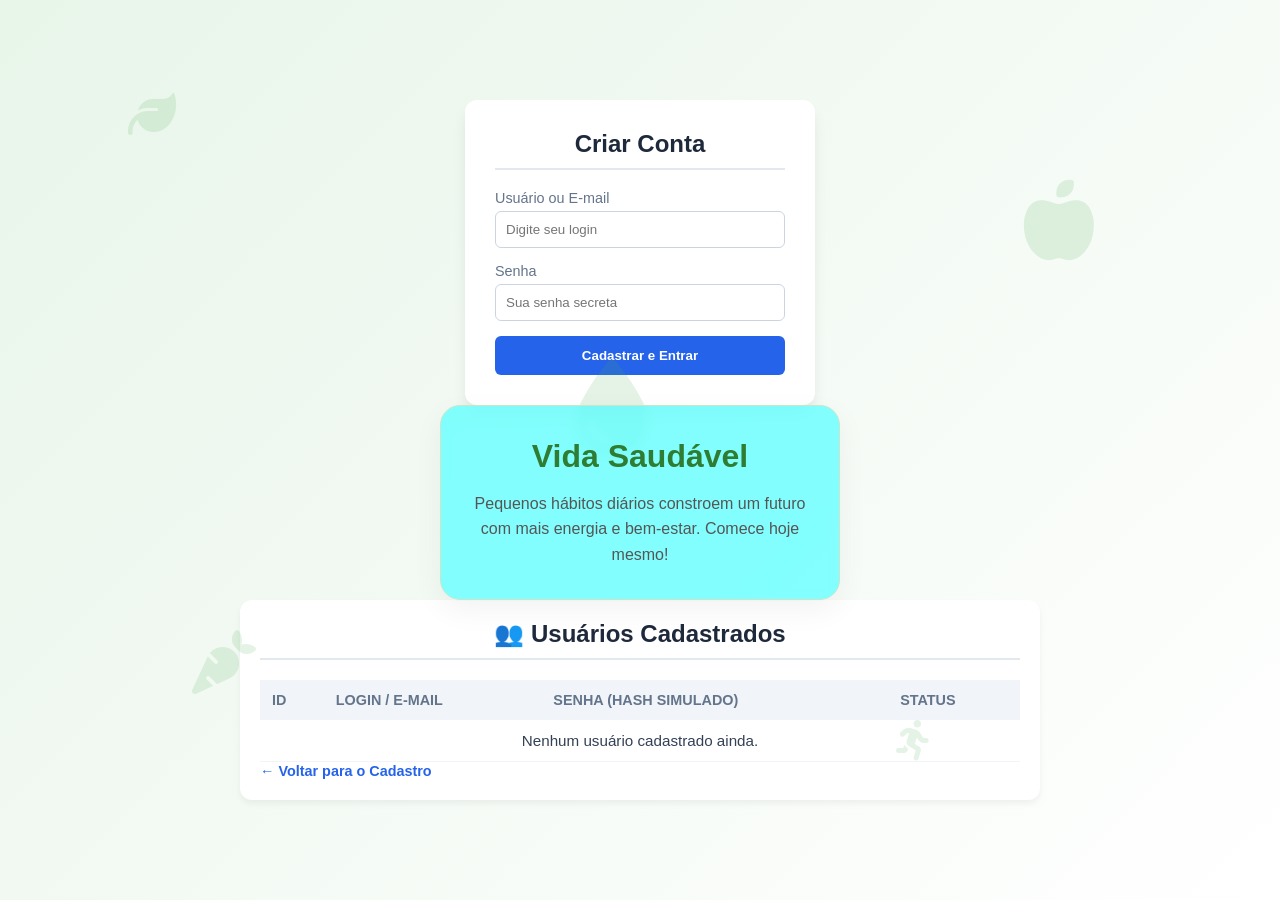
<file: index.html>
<!DOCTYPE html>
<html lang="pt-br">
<head>
    <meta charset="UTF-8">
    <meta name="viewport" content="width=device-width, initial-scale=1.0">
    <title>Cadastro - Sistema de Livros</title>
    <style>
        :root {
            --primary: #2563eb;
            --success: #16a34a;
            --bg: #f8fafc;
        }

        body {
            font-family: 'Segoe UI', Tahoma, Geneva, Verdana, sans-serif;
            background-color: var(--bg);
            display: flex;
            justify-content: center;
            align-items: center;
            height: 100vh;
            margin: 0;
        }

        .card {
            background: white;
            padding: 30px;
            border-radius: 12px;
            box-shadow: 0 10px 15px -3px rgba(0, 0, 0, 0.1);
            width: 100%;
            max-width: 350px;
        }

        h2 { text-align: center; color: #1e293b; margin-bottom: 20px; }

        .input-group { margin-bottom: 15px; }

        label { display: block; margin-bottom: 5px; font-size: 0.9rem; color: #64748b; }

        input {
            width: 100%;
            padding: 10px;
            border: 1px solid #cbd5e1;
            border-radius: 6px;
            box-sizing: border-box;
        }

        button {
            width: 100%;
            padding: 12px;
            background-color: var(--primary);
            color: white;
            border: none;
            border-radius: 6px;
            cursor: pointer;
            font-weight: bold;
            transition: 0.2s;
        }

        button:hover { background-color: #1d4ed8; }

        #mensagem {
            display: none;
            text-align: center;
            margin-top: 15px;
            color: var(--success);
            font-size: 0.85rem;
        }
    </style>
</head>
<body>

<div class="card">
    <h2>Criar Conta</h2>
    <form id="registroForm">
        <div class="input-group">
            <label>Usuário ou E-mail</label>
            <input type="text" id="user" required placeholder="Digite seu login">
        </div>
        <div class="input-group">
            <label>Senha</label>
            <input type="password" id="pass" required placeholder="Sua senha secreta">
        </div>
        <button type="submit" id="btnEntrar">Cadastrar e Entrar</button>
    </form>
    <p id="mensagem">Cadastro realizado! Redirecionando...</p>
</div>

<script>
    const form = document.getElementById('registroForm');
    const msg = document.getElementById('mensagem');
    const btn = document.getElementById('btnEntrar');

    form.addEventListener('submit', function(e) {
        e.preventDefault(); // Impede o recarregamento imediato

        // Captura os dados
        const usuario = document.getElementById('user').value;
        const senha = document.getElementById('pass').value;
        const idUsuario = Math.floor(Math.random() * 5000) + 1; // Gera ID aleatório

        // Cria o objeto do cliente
        const novoCliente = {
            id: idUsuario,
            login: usuario,
            senha: senha
        };

        // Salva no LocalStorage (memória do navegador)
        let lista = JSON.parse(localStorage.getItem('clientes')) || [];
        lista.push(novoCliente);
        localStorage.setItem('clientes', JSON.stringify(lista));

        // Feedback visual
        btn.innerText = "Processando...";
        btn.style.opacity = "0.7";
        msg.style.display = "block";

        // Redireciona após 1.5 segundos
        setTimeout(() => {
            window.location.href = "livros20.html";
        }, 1500);
    });
</script>

</body>
</html>


<!DOCTYPE html>
<html lang="pt-br">
<head>
    <meta charset="UTF-8">
    <meta name="viewport" content="width=device-width, initial-scale=1.0">
    <title>Plano de Fundo Saudável</title>
    <link rel="stylesheet" href="https://cdnjs.cloudflare.com/ajax/libs/font-awesome/6.4.0/css/all.min.css">
    <style>
        * {
            margin: 0;
            padding: 0;
            box-sizing: border-box;
        }

        body {
            font-family: 'Segoe UI', Tahoma, Geneva, Verdana, sans-serif;
            /* Gradiente suave que remete à natureza e saúde */
            background: linear-gradient(135deg, #e8f5e9 0%, #ffffff 100%);
            height: 100vh;
            overflow: hidden;
            display: flex;
            align-items: center;
            justify-content: center;
            position: relative;
        }

        /* Elementos flutuantes de fundo */
        .background-icons {
            position: absolute;
            width: 100%;
            height: 100%;
            top: 0;
            left: 0;
            z-index: 0;
            pointer-events: none;
        }

        .icon {
            position: absolute;
            color: rgba(76, 175, 80, 0.15); /* Verde translúcido */
            animation: float 15s infinite linear;
        }

        /* Posicionamento aleatório dos ícones */
        .icon:nth-child(1) { top: 10%; left: 10%; font-size: 3rem; }
        .icon:nth-child(2) { top: 20%; left: 80%; font-size: 5rem; animation-duration: 20s; }
        .icon:nth-child(3) { top: 70%; left: 15%; font-size: 4rem; animation-duration: 18s; }
        .icon:nth-child(4) { top: 80%; left: 70%; font-size: 2.5rem; animation-duration: 25s; }
        .icon:nth-child(5) { top: 40%; left: 45%; font-size: 6rem; animation-duration: 30s; }

        @keyframes float {
            0% { transform: translateY(0) rotate(0deg); }
            50% { transform: translateY(-20px) rotate(10deg); }
            100% { transform: translateY(0) rotate(0deg); }
        }

        /* Cartão de conteúdo central */
        .content {
            position: relative;
            z-index: 1;
            background: rgba(100, 255, 255, 0.8);
            padding: 2rem;
            border-radius: 20px;
            box-shadow: 0 10px 30px rgba(0,0,0,0.05);
            text-align: center;
            backdrop-filter: blur(5px);
            border: 1px solid #c8e6c9;
            max-width: 400px;
        }

        h1 {
            color: #2e7d32;
            margin-bottom: 1rem;
        }

        p {
            color: #555;
            line-height: 1.6;
        }
    </style>
</head>
<body>

    <div class="background-icons">
        <i class="fas fa-leaf icon"></i>
        <i class="fas fa-apple-whole icon"></i>
        <i class="fas fa-carrot icon"></i>
        <i class="fas fa-person-running icon"></i>
        <i class="fas fa-droplet icon"></i>
    </div>

    <div class="content">
        <h1>Vida Saudável</h1>
        <p>Pequenos hábitos diários constroem um futuro com mais energia e bem-estar. Comece hoje mesmo!</p>
    </div>

</body>
</html>







<!DOCTYPE html>
<html lang="pt-br">
<head>
    <meta charset="UTF-8">
    <meta name="viewport" content="width=device-width, initial-scale=1.0">
    <title>Painel de Controle - Usuários</title>
    <style>
        :root {
            --primary: #2563eb;
            --bg: #f8fafc;
            --text: #1e293b;
        }

        body {
            font-family: 'Segoe UI', sans-serif;
            background-color: var(--bg);
            margin: 0;
            padding: 40px;
            display: flex;
            flex-direction: column;
            align-items: center;
        }

        .container {
            width: 100%;
            max-width: 800px;
            background: white;
            padding: 20px;
            border-radius: 12px;
            box-shadow: 0 4px 6px rgba(0, 0, 0, 0.05);
        }

        h2 { color: var(--text); border-bottom: 2px solid #e2e8f0; padding-bottom: 10px; }

        table {
            width: 100%;
            border-collapse: collapse;
            margin-top: 20px;
        }

        th {
            background-color: #f1f5f9;
            color: #64748b;
            text-align: left;
            padding: 12px;
            font-size: 0.9rem;
            text-transform: uppercase;
        }

        td {
            padding: 12px;
            border-bottom: 1px solid #f1f5f9;
            color: #334155;
            font-size: 0.95rem;
        }

        tr:hover { background-color: #f8fafc; }

        .badge {
            background: #dcfce7;
            color: #166534;
            padding: 4px 8px;
            border-radius: 4px;
            font-size: 0.8rem;
            font-weight: bold;
        }

        .btn-voltar {
            margin-top: 20px;
            text-decoration: none;
            color: var(--primary);
            font-weight: bold;
            font-size: 0.9rem;
        }
    </style>
</head>
<body>

<div class="container">
    <h2>👥 Usuários Cadastrados</h2>
    
    <table id="tabelaUsuarios">
        <thead>
            <tr>
                <th>ID</th>
                <th>Login / E-mail</th>
                <th>Senha (Hash Simulado)</th>
                <th>Status</th>
            </tr>
        </thead>
        <tbody id="corpoTabela">
            </tbody>
    </table>

    <a href="index.html" class="btn-voltar">← Voltar para o Cadastro</a>
</div>

<script>
    function carregarUsuarios() {
        const corpoTabela = document.getElementById('corpoTabela');
        // Busca a lista no LocalStorage
        const lista = JSON.parse(localStorage.getItem('clientes')) || [];

        if (lista.length === 0) {
            corpoTabela.innerHTML = `<tr><td colspan="4" style="text-align:center">Nenhum usuário cadastrado ainda.</td></tr>`;
            return;
        }

        // Limpa a tabela antes de renderizar
        corpoTabela.innerHTML = "";

        // Preenche a tabela com cada usuário da lista
        lista.forEach(cliente => {
            const linha = `
                <tr>
                    <td>#${cliente.id}</td>
                    <td><strong>${cliente.login}</strong></td>
                    <td><code>${cliente.senha.replace(/./g, '*')}</code> (Protegida)</td>
                    <td><span class="badge">Ativo</span></td>
                </tr>
            `;
            corpoTabela.innerHTML += linha;
        });
    }

    // Executa a função ao carregar a página
    window.onload = carregarUsuarios;
</script>

</body>
</html>


</html>
</file>
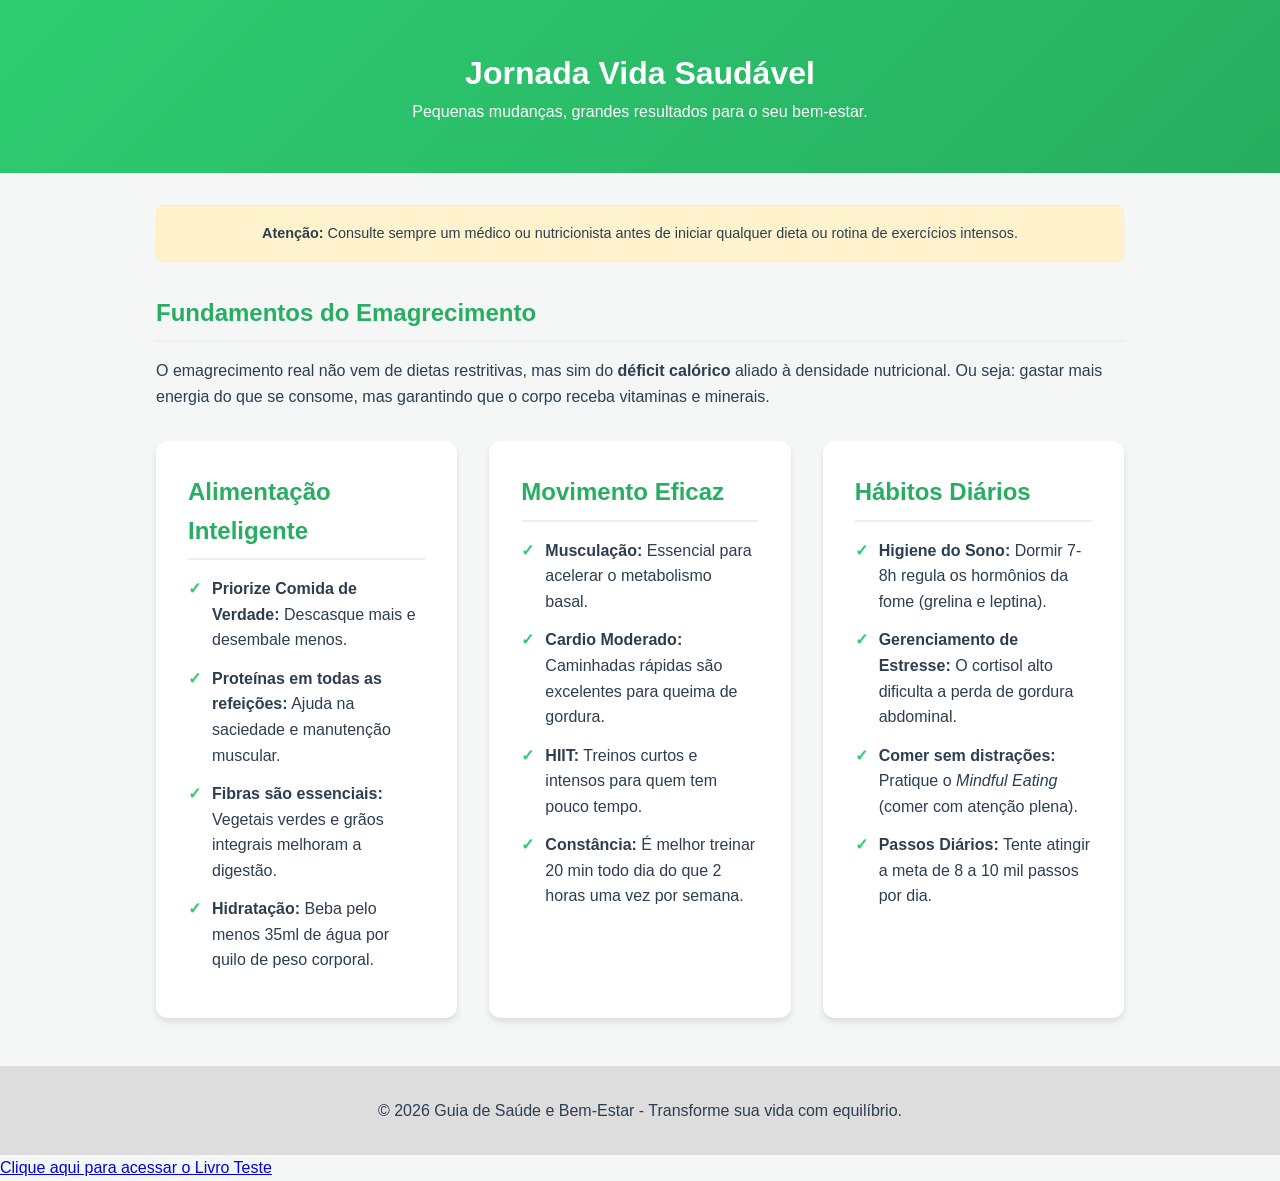
<file: livros20.html>
<!DOCTYPE html>
<html lang="pt-br">
<head>
    <meta charset="UTF-8">
    <meta name="viewport" content="width=device-width, initial-scale=1.0">
    <title>Vida Saudável & Equilíbrio</title>
    <style>
        :root {
            --primary-color: #2ecc71;
            --secondary-color: #27ae60;
            --accent-color: #e67e22;
            --text-dark: #2c3e50;
            --light-bg: #f4f7f6;
        }

        * {
            margin: 0;
            padding: 0;
            box-sizing: border-box;
            font-family: 'Segoe UI', Tahoma, Geneva, Verdana, sans-serif;
        }

        body {
            background-color: var(--light-bg);
            color: var(--text-dark);
            line-height: 1.6;
        }

        header {
            background: linear-gradient(135deg, var(--primary-color), var(--secondary-color));
            color: white;
            padding: 3rem 1rem;
            text-align: center;
        }

        .container {
            max-width: 1000px;
            margin: 2rem auto;
            padding: 0 1rem;
        }

        .grid {
            display: grid;
            grid-template-columns: repeat(auto-fit, minmax(300px, 1fr));
            gap: 2rem;
            margin-top: 2rem;
        }

        .card {
            background: white;
            padding: 2rem;
            border-radius: 12px;
            box-shadow: 0 4px 6px rgba(0,0,0,0.1);
            transition: transform 0.3s ease;
        }

        .card:hover {
            transform: translateY(-5px);
        }

        h2 {
            color: var(--secondary-color);
            margin-bottom: 1rem;
            border-bottom: 2px solid #eee;
            padding-bottom: 0.5rem;
        }

        ul {
            list-style: none;
        }

        li {
            margin-bottom: 0.8rem;
            padding-left: 1.5rem;
            position: relative;
        }

        li::before {
            content: "✓";
            position: absolute;
            left: 0;
            color: var(--primary-color);
            font-weight: bold;
        }

        .disclaimer {
            background: #fff3cd;
            border: 1px solid #ffeeba;
            padding: 1rem;
            margin-bottom: 2rem;
            border-radius: 8px;
            font-size: 0.9rem;
            text-align: center;
        }

        footer {
            text-align: center;
            padding: 2rem;
            background: #ddd;
            margin-top: 3rem;
        }
    </style>
</head>
<body>

<header>
    <h1>Jornada Vida Saudável</h1>
    <p>Pequenas mudanças, grandes resultados para o seu bem-estar.</p>
</header>

<div class="container">
    <div class="disclaimer">
        <strong>Atenção:</strong> Consulte sempre um médico ou nutricionista antes de iniciar qualquer dieta ou rotina de exercícios intensos.
    </div>

    <section>
        <h2>Fundamentos do Emagrecimento</h2>
        <p>O emagrecimento real não vem de dietas restritivas, mas sim do <strong>déficit calórico</strong> aliado à densidade nutricional. Ou seja: gastar mais energia do que se consome, mas garantindo que o corpo receba vitaminas e minerais.</p>
    </section>

    <div class="grid">
        <article class="card">
            <h2>Alimentação Inteligente</h2>
            <ul>
                <li><strong>Priorize Comida de Verdade:</strong> Descasque mais e desembale menos.</li>
                <li><strong>Proteínas em todas as refeições:</strong> Ajuda na saciedade e manutenção muscular.</li>
                <li><strong>Fibras são essenciais:</strong> Vegetais verdes e grãos integrais melhoram a digestão.</li>
                <li><strong>Hidratação:</strong> Beba pelo menos 35ml de água por quilo de peso corporal.</li>
            </ul>
        </article>

        <article class="card">
            <h2>Movimento Eficaz</h2>
            <ul>
                <li><strong>Musculação:</strong> Essencial para acelerar o metabolismo basal.</li>
                <li><strong>Cardio Moderado:</strong> Caminhadas rápidas são excelentes para queima de gordura.</li>
                <li><strong>HIIT:</strong> Treinos curtos e intensos para quem tem pouco tempo.</li>
                <li><strong>Constância:</strong> É melhor treinar 20 min todo dia do que 2 horas uma vez por semana.</li>
            </ul>
        </article>

        <article class="card">
            <h2>Hábitos Diários</h2>
            <ul>
                <li><strong>Higiene do Sono:</strong> Dormir 7-8h regula os hormônios da fome (grelina e leptina).</li>
                <li><strong>Gerenciamento de Estresse:</strong> O cortisol alto dificulta a perda de gordura abdominal.</li>
                <li><strong>Comer sem distrações:</strong> Pratique o <em>Mindful Eating</em> (comer com atenção plena).</li>
                <li><strong>Passos Diários:</strong> Tente atingir a meta de 8 a 10 mil passos por dia.</li>
            </ul>
        </article>
    </div>
</div>

<footer>
    <p>&copy; 2026 Guia de Saúde e Bem-Estar - Transforme sua vida com equilíbrio.</p>
</footer>

</body>
</html>



<a href="livroteste.html">Clique aqui para acessar o Livro Teste</a>
</file>
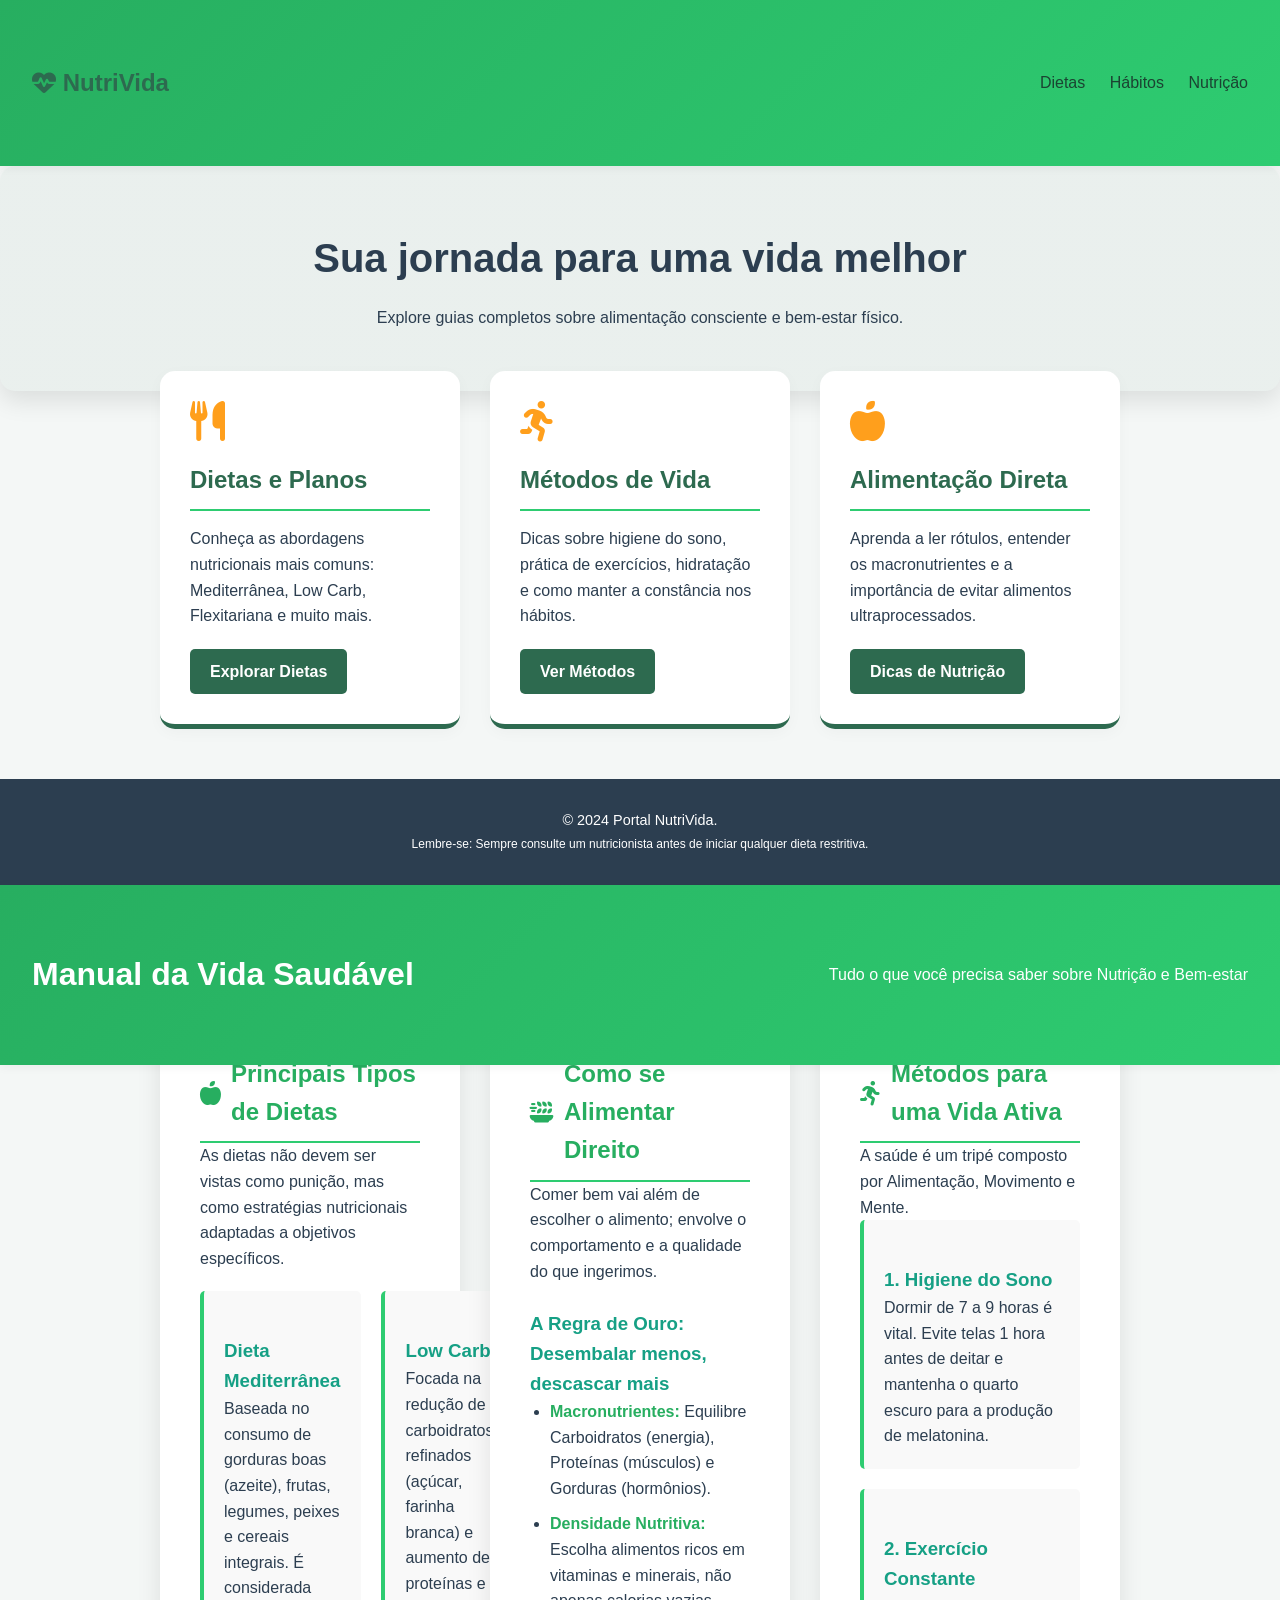
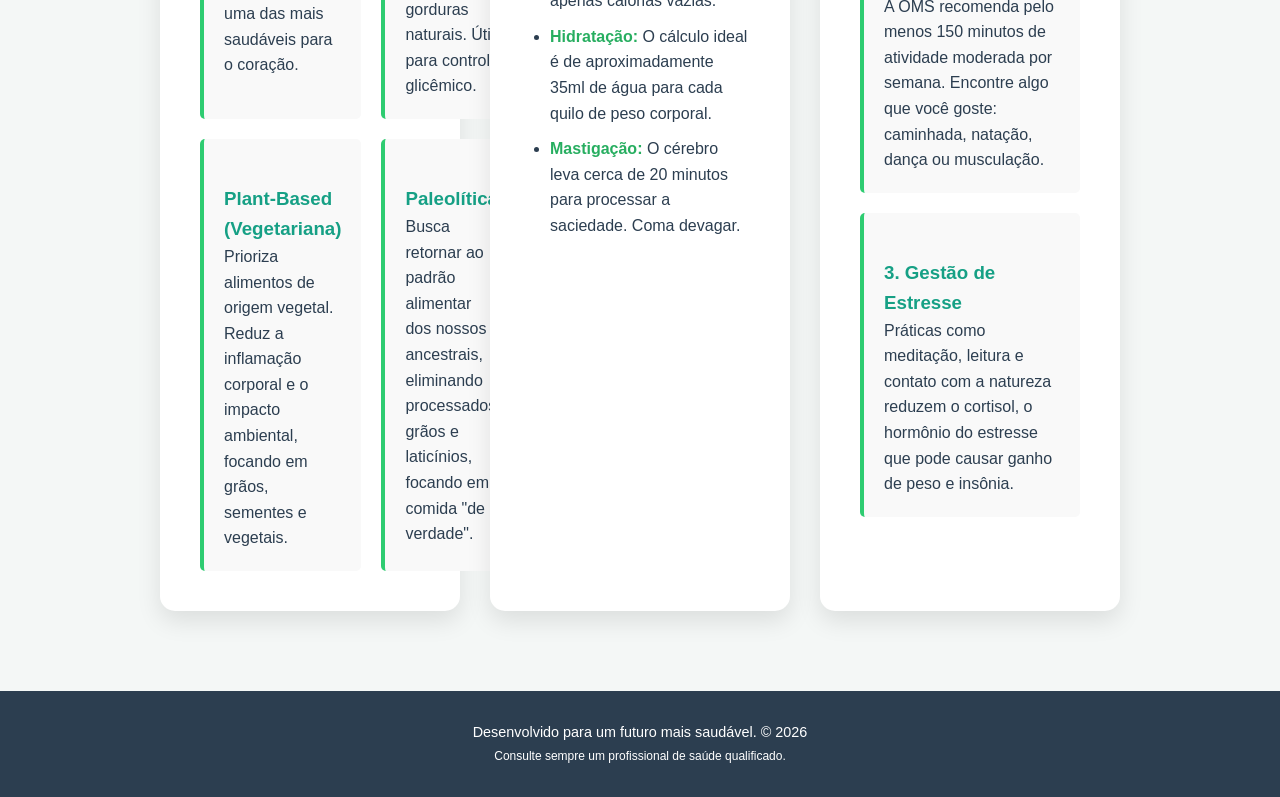
<file: livroteste.html>
<!DOCTYPE html>
<html lang="pt-br">
<head>
    <meta charset="UTF-8">
    <meta name="viewport" content="width=device-width, initial-scale=1.0">
    <title>Portal Vida Equilibrada</title>
    <link rel="stylesheet" href="https://cdnjs.cloudflare.com/ajax/libs/font-awesome/6.4.0/css/all.min.css">
    <style>
        :root {
            --primary-green: #2d6a4f;
            --light-green: #d8f3dc;
            --accent-orange: #ff9f1c;
            --text-dark: #1b4332;
            --bg-light: #f8fdf9;
        }

        * {
            margin: 0;
            padding: 0;
            box-sizing: border-box;
            font-family: 'Segoe UI', Roboto, sans-serif;
        }

        body {
            background-color: var(--bg-light);
            color: var(--text-dark);
            line-height: 1.6;
        }

        /* Header */
        header {
            background: white;
            padding: 1rem 5%;
            display: flex;
            justify-content: space-between;
            align-items: center;
            box-shadow: 0 2px 10px rgba(0,0,0,0.05);
            position: sticky;
            top: 0;
            z-index: 1000;
        }

        .logo {
            font-size: 1.5rem;
            font-weight: bold;
            color: var(--primary-green);
        }

        nav a {
            text-decoration: none;
            color: var(--text-dark);
            margin-left: 20px;
            font-weight: 500;
            transition: color 0.3s;
        }

        nav a:hover {
            color: var(--accent-orange);
        }

        /* Hero Section */
        .hero {
            padding: 60px 5%;
            text-align: center;
            background: linear-gradient(rgba(45, 106, 79, 0.05), rgba(45, 106, 79, 0.05));
        }

        .hero h1 {
            font-size: 2.5rem;
            margin-bottom: 15px;
        }

        /* Grid de Conteúdo */
        .container {
            max-width: 1100px;
            margin: 40px auto;
            padding: 0 20px;
            display: grid;
            grid-template-columns: repeat(auto-fit, minmax(300px, 1fr));
            gap: 30px;
        }

        .card {
            background: white;
            padding: 30px;
            border-radius: 15px;
            border-bottom: 5px solid var(--primary-green);
            transition: transform 0.3s ease;
            box-shadow: 0 4px 15px rgba(0,0,0,0.03);
        }

        .card:hover {
            transform: translateY(-5px);
        }

        .card i {
            font-size: 2.5rem;
            color: var(--accent-orange);
            margin-bottom: 20px;
        }

        .card h2 {
            margin-bottom: 15px;
            color: var(--primary-green);
        }

        .btn {
            display: inline-block;
            margin-top: 20px;
            padding: 10px 20px;
            background-color: var(--primary-green);
            color: white;
            text-decoration: none;
            border-radius: 5px;
            font-weight: bold;
            transition: background 0.3s;
        }

        .btn:hover {
            background-color: #1b4332;
        }

        footer {
            text-align: center;
            padding: 40px;
            font-size: 0.9rem;
            color: #666;
        }

        @media (max-width: 600px) {
            header { flex-direction: column; gap: 10px; }
            nav a { margin: 0 10px; }
        }
    </style>
</head>
<body>

    <header>
        <div class="logo"><i class="fas fa-heart-pulse"></i> NutriVida</div>
        <nav>
            <a href="#dietas">Dietas</a>
            <a href="#metodos">Hábitos</a>
            <a href="#nutricao">Nutrição</a>
        </nav>
    </header>

    <section class="hero">
        <h1>Sua jornada para uma vida melhor</h1>
        <p>Explore guias completos sobre alimentação consciente e bem-estar físico.</p>
    </section>

    <main class="container">
        <div class="card" id="dietas">
            <i class="fas fa-utensils"></i>
            <h2>Dietas e Planos</h2>
            <p>Conheça as abordagens nutricionais mais comuns: Mediterrânea, Low Carb, Flexitariana e muito mais.</p>
            <a href="#" class="btn">Explorar Dietas</a>
        </div>

        <div class="card" id="metodos">
            <i class="fas fa-person-running"></i>
            <h2>Métodos de Vida</h2>
            <p>Dicas sobre higiene do sono, prática de exercícios, hidratação e como manter a constância nos hábitos.</p>
            <a href="#" class="btn">Ver Métodos</a>
        </div>

        <div class="card" id="nutricao">
            <i class="fas fa-apple-whole"></i>
            <h2>Alimentação Direta</h2>
            <p>Aprenda a ler rótulos, entender os macronutrientes e a importância de evitar alimentos ultraprocessados.</p>
            <a href="#" class="btn">Dicas de Nutrição</a>
        </div>
    </main>

    <footer>
        <p>&copy; 2024 Portal NutriVida. <br> 
        <small>Lembre-se: Sempre consulte um nutricionista antes de iniciar qualquer dieta restritiva.</small></p>
    </footer>

</body>
</html>

<!DOCTYPE html>
<html lang="pt-br">
<head>
    <meta charset="UTF-8">
    <meta name="viewport" content="width=device-width, initial-scale=1.0">
    <title>Guia Completo: Vida Saudável</title>
    <link rel="stylesheet" href="https://cdnjs.cloudflare.com/ajax/libs/font-awesome/6.4.0/css/all.min.css">
    <style>
        :root {
            --emerald: #2ecc71;
            --dark-green: #27ae60;
            --bg-gray: #f4f7f6;
            --text-main: #2c3e50;
            --white: #ffffff;
        }

        body {
            font-family: 'Segoe UI', Tahoma, Geneva, Verdana, sans-serif;
            background-color: var(--bg-gray);
            color: var(--text-main);
            line-height: 1.6;
            margin: 0;
        }

        header {
            background: linear-gradient(135deg, var(--dark-green), var(--emerald));
            color: white;
            padding: 4rem 2rem;
            text-align: center;
        }

        .container {
            max-width: 1000px;
            margin: -50px auto 50px;
            padding: 0 20px;
        }

        section {
            background: var(--white);
            padding: 40px;
            border-radius: 15px;
            margin-bottom: 30px;
            box-shadow: 0 10px 25px rgba(0,0,0,0.1);
        }

        h2 {
            color: var(--dark-green);
            border-bottom: 2px solid var(--emerald);
            padding-bottom: 10px;
            display: flex;
            align-items: center;
            gap: 10px;
        }

        h3 {
            color: #16a085;
            margin-top: 25px;
        }

        .grid {
            display: grid;
            grid-template-columns: 1fr 1fr;
            gap: 20px;
            margin-top: 20px;
        }

        .info-box {
            background: #f9f9f9;
            padding: 20px;
            border-left: 4px solid var(--emerald);
            border-radius: 5px;
        }

        ul {
            padding-left: 20px;
        }

        li {
            margin-bottom: 10px;
        }

        .highlight {
            font-weight: bold;
            color: var(--dark-green);
        }

        @media (max-width: 768px) {
            .grid { grid-template-columns: 1fr; }
        }

        footer {
            text-align: center;
            padding: 30px;
            background: #2c3e50;
            color: white;
        }
    </style>
</head>
<body>

<header>
    <h1>Manual da Vida Saudável</h1>
    <p>Tudo o que você precisa saber sobre Nutrição e Bem-estar</p>
</header>

<div class="container">
    
    <section id="dietas">
        <h2><i class="fas fa-apple-whole"></i> Principais Tipos de Dietas</h2>
        <p>As dietas não devem ser vistas como punição, mas como estratégias nutricionais adaptadas a objetivos específicos.</p>
        
        <div class="grid">
            <div class="info-box">
                <h3>Dieta Mediterrânea</h3>
                <p>Baseada no consumo de gorduras boas (azeite), frutas, legumes, peixes e cereais integrais. É considerada uma das mais saudáveis para o coração.</p>
            </div>
            <div class="info-box">
                <h3>Low Carb</h3>
                <p>Focada na redução de carboidratos refinados (açúcar, farinha branca) e aumento de proteínas e gorduras naturais. Útil para controle glicêmico.</p>
            </div>
            <div class="info-box">
                <h3>Plant-Based (Vegetariana)</h3>
                <p>Prioriza alimentos de origem vegetal. Reduz a inflamação corporal e o impacto ambiental, focando em grãos, sementes e vegetais.</p>
            </div>
            <div class="info-box">
                <h3>Paleolítica</h3>
                <p>Busca retornar ao padrão alimentar dos nossos ancestrais, eliminando processados, grãos e laticínios, focando em comida "de verdade".</p>
            </div>
        </div>
    </section>

    <section id="nutricao">
        <h2><i class="fas fa-plate-wheat"></i> Como se Alimentar Direito</h2>
        <p>Comer bem vai além de escolher o alimento; envolve o comportamento e a qualidade do que ingerimos.</p>
        
        <h3>A Regra de Ouro: Desembalar menos, descascar mais</h3>
        <ul>
            <li><span class="highlight">Macronutrientes:</span> Equilibre Carboidratos (energia), Proteínas (músculos) e Gorduras (hormônios).</li>
            <li><span class="highlight">Densidade Nutritiva:</span> Escolha alimentos ricos em vitaminas e minerais, não apenas calorias vazias.</li>
            <li><span class="highlight">Hidratação:</span> O cálculo ideal é de aproximadamente 35ml de água para cada quilo de peso corporal.</li>
            <li><span class="highlight">Mastigação:</span> O cérebro leva cerca de 20 minutos para processar a saciedade. Coma devagar.</li>
        </ul>

        
    </section>

    <section id="habitos">
        <h2><i class="fas fa-person-running"></i> Métodos para uma Vida Ativa</h2>
        <p>A saúde é um tripé composto por Alimentação, Movimento e Mente.</p>
        
        <div class="info-box" style="margin-bottom: 20px;">
            <h3>1. Higiene do Sono</h3>
            <p>Dormir de 7 a 9 horas é vital. Evite telas 1 hora antes de deitar e mantenha o quarto escuro para a produção de melatonina.</p>
        </div>

        <div class="info-box" style="margin-bottom: 20px;">
            <h3>2. Exercício Constante</h3>
            <p>A OMS recomenda pelo menos 150 minutos de atividade moderada por semana. Encontre algo que você goste: caminhada, natação, dança ou musculação.</p>
        </div>

        <div class="info-box">
            <h3>3. Gestão de Estresse</h3>
            <p>Práticas como meditação, leitura e contato com a natureza reduzem o cortisol, o hormônio do estresse que pode causar ganho de peso e insônia.</p>
        </div>
    </section>

</div>

<footer>
    <p>Desenvolvido para um futuro mais saudável. &copy; 2026</p>
    <p><small>Consulte sempre um profissional de saúde qualificado.</small></p>
</footer>

</body>
</html>
</file>
